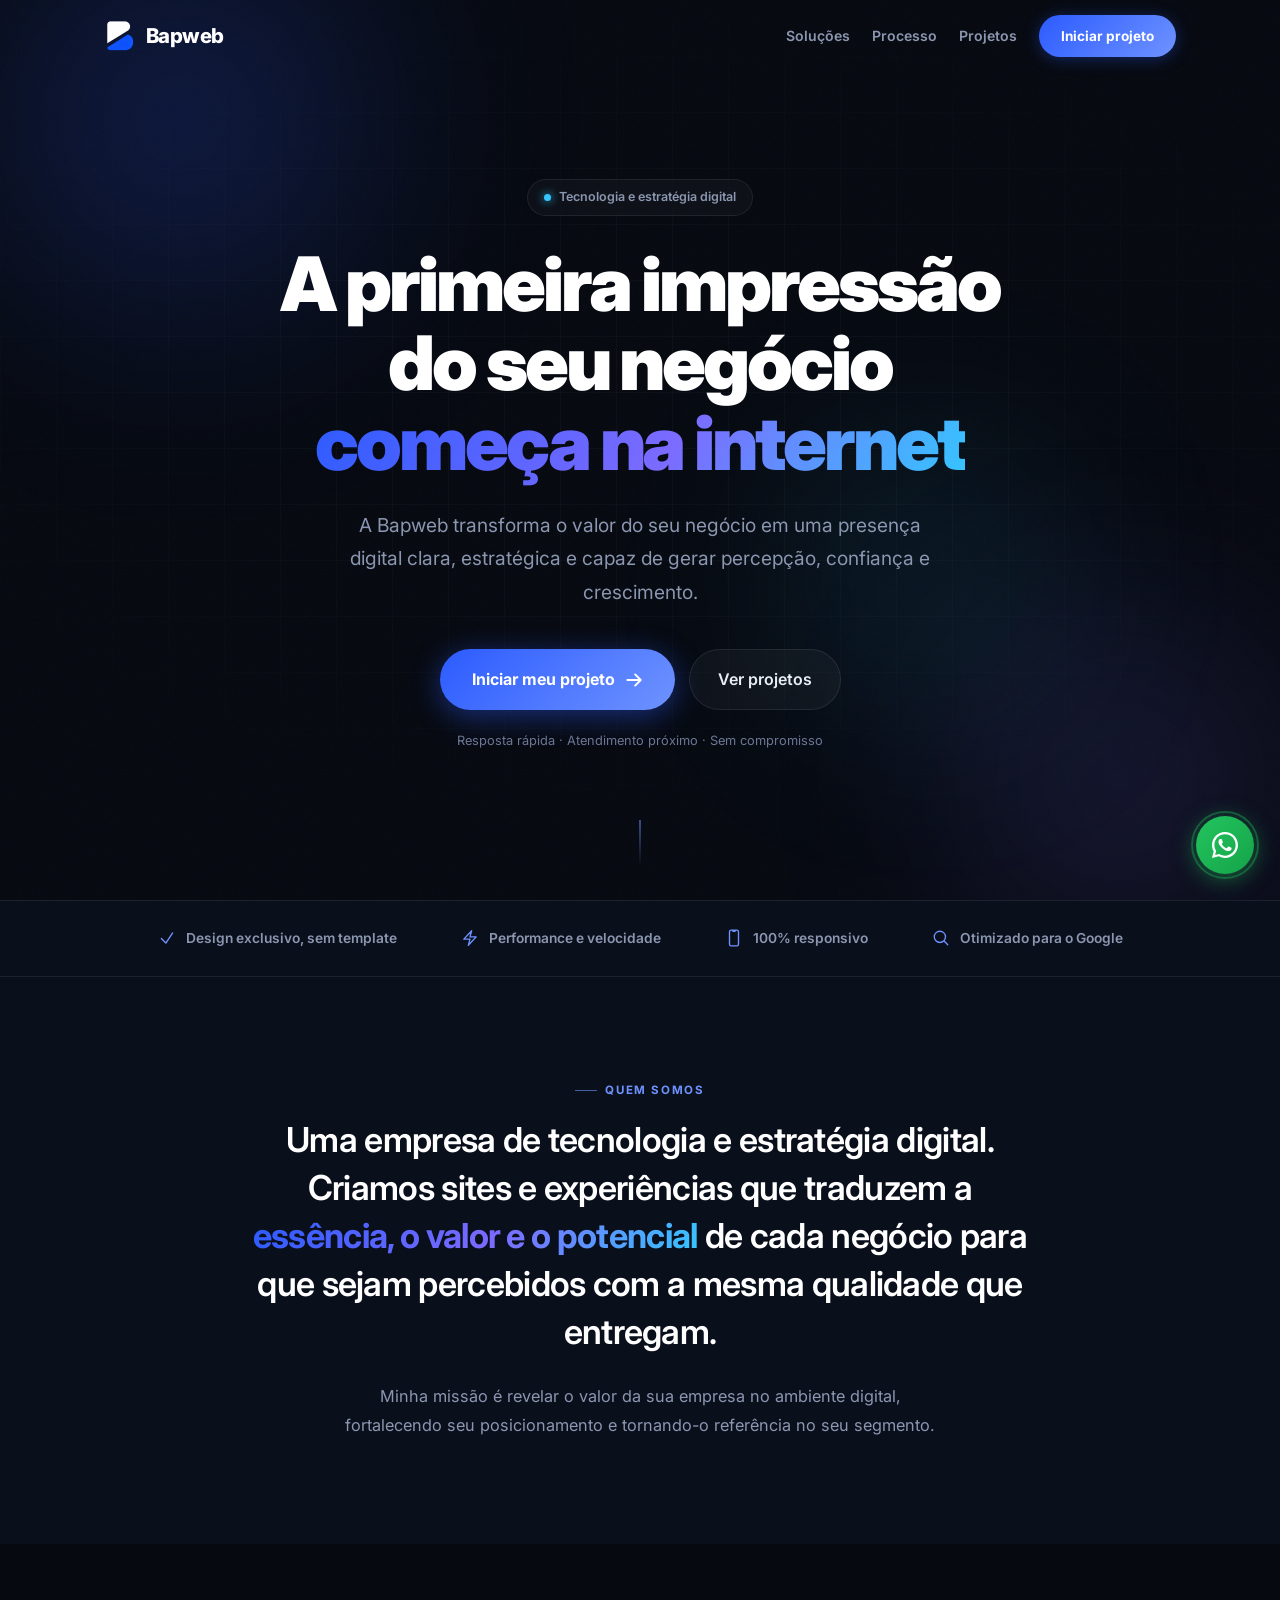
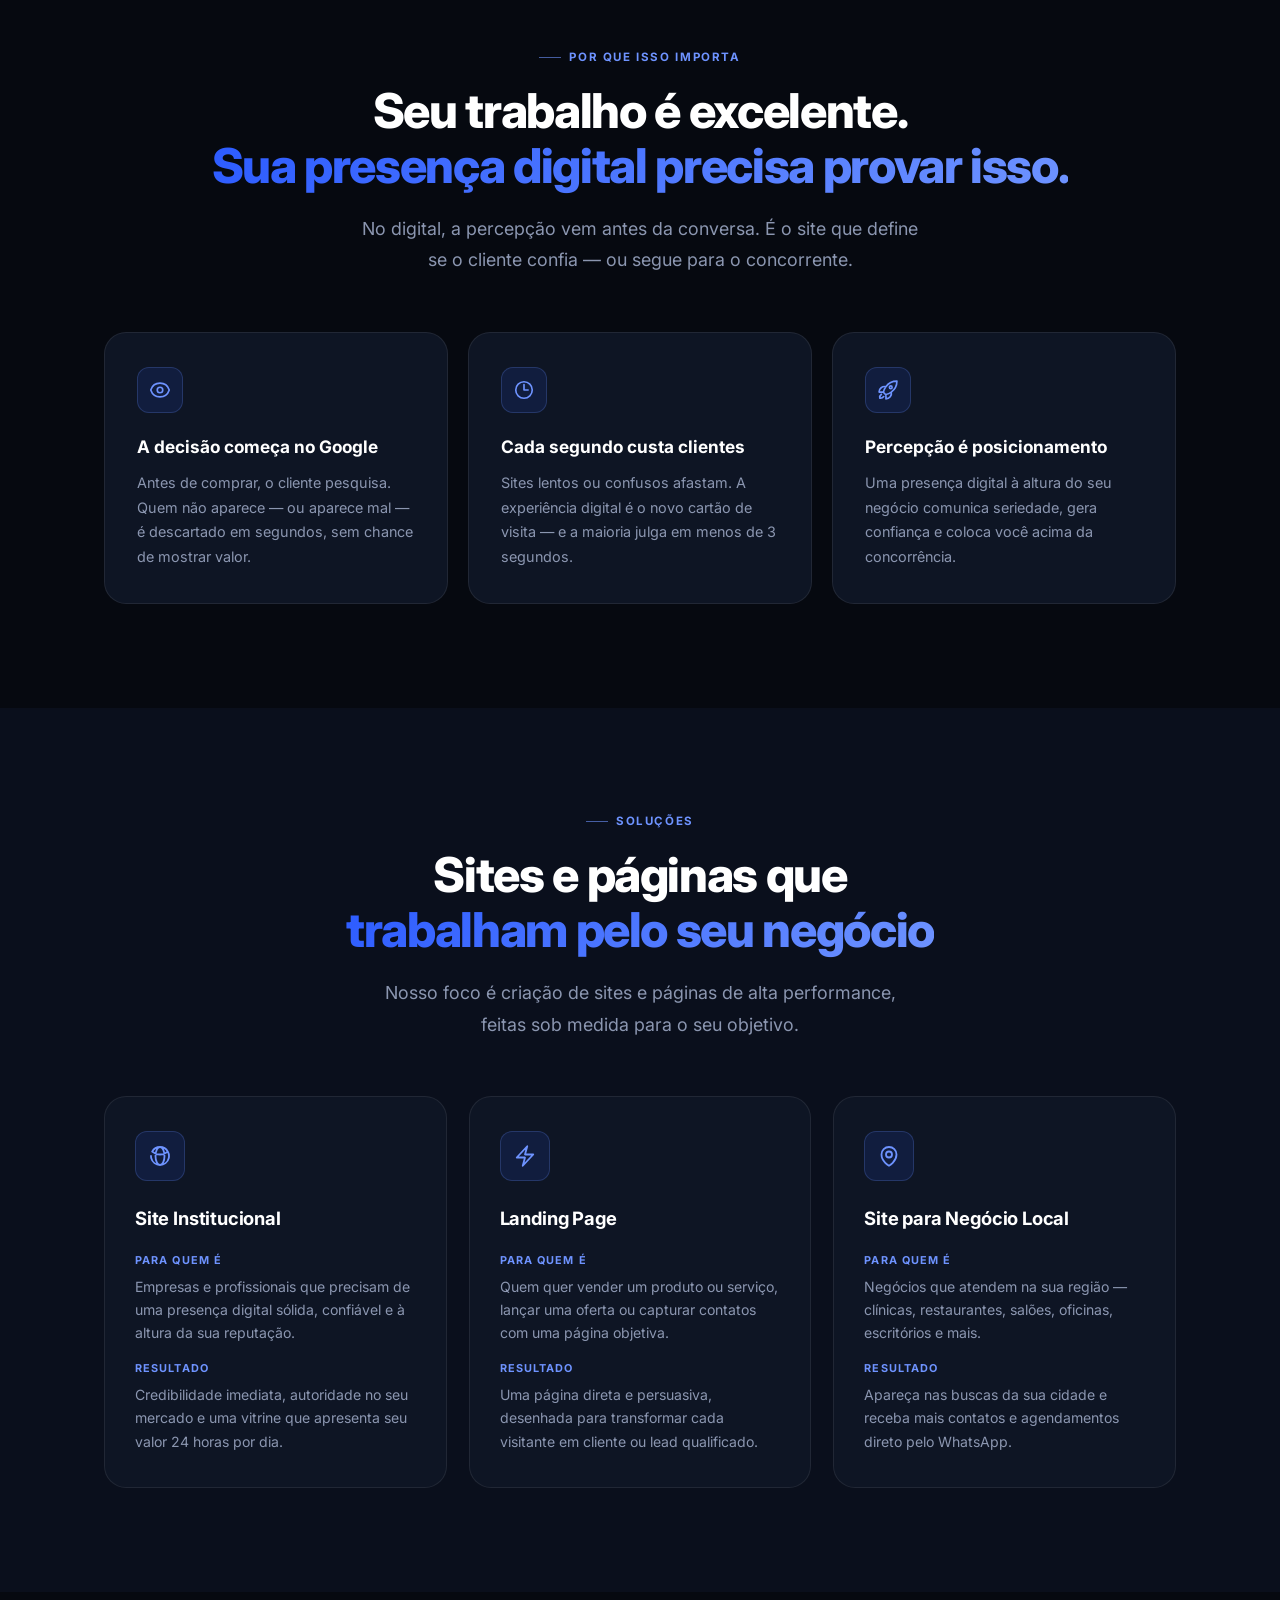
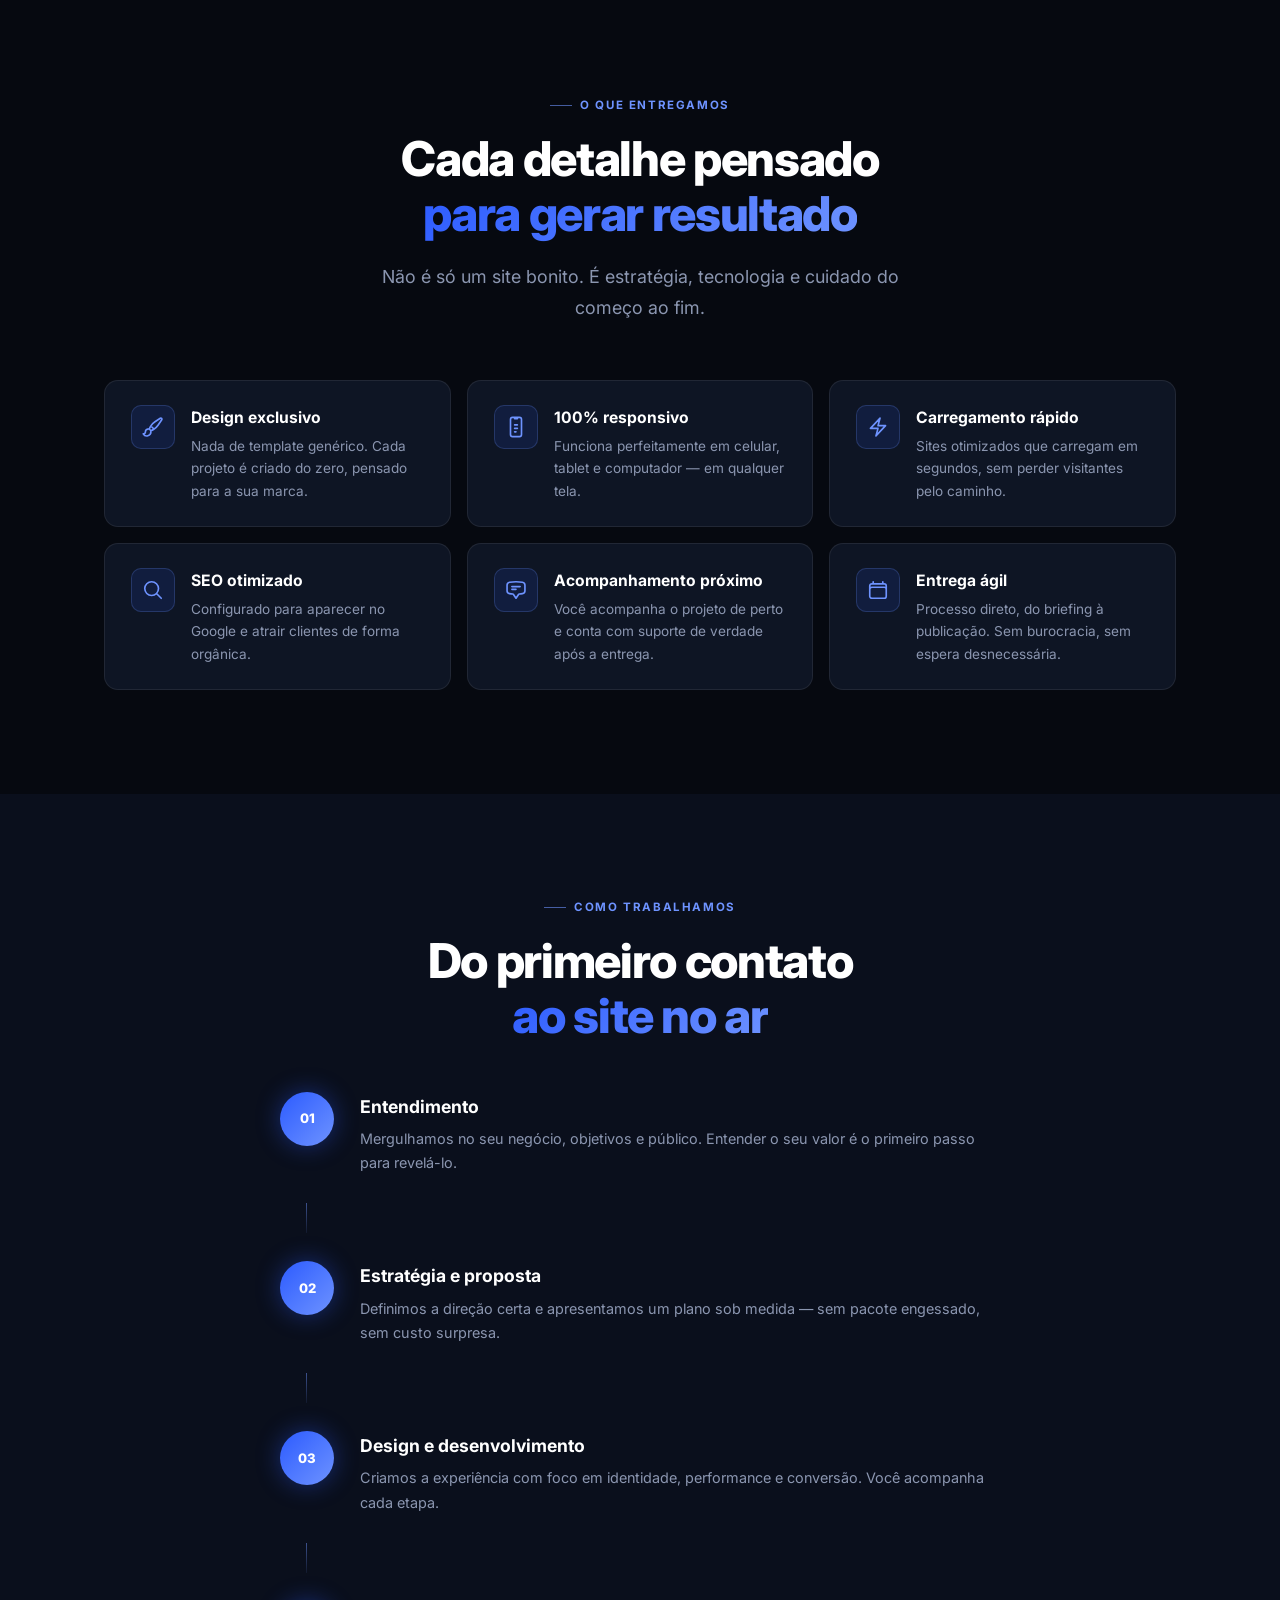
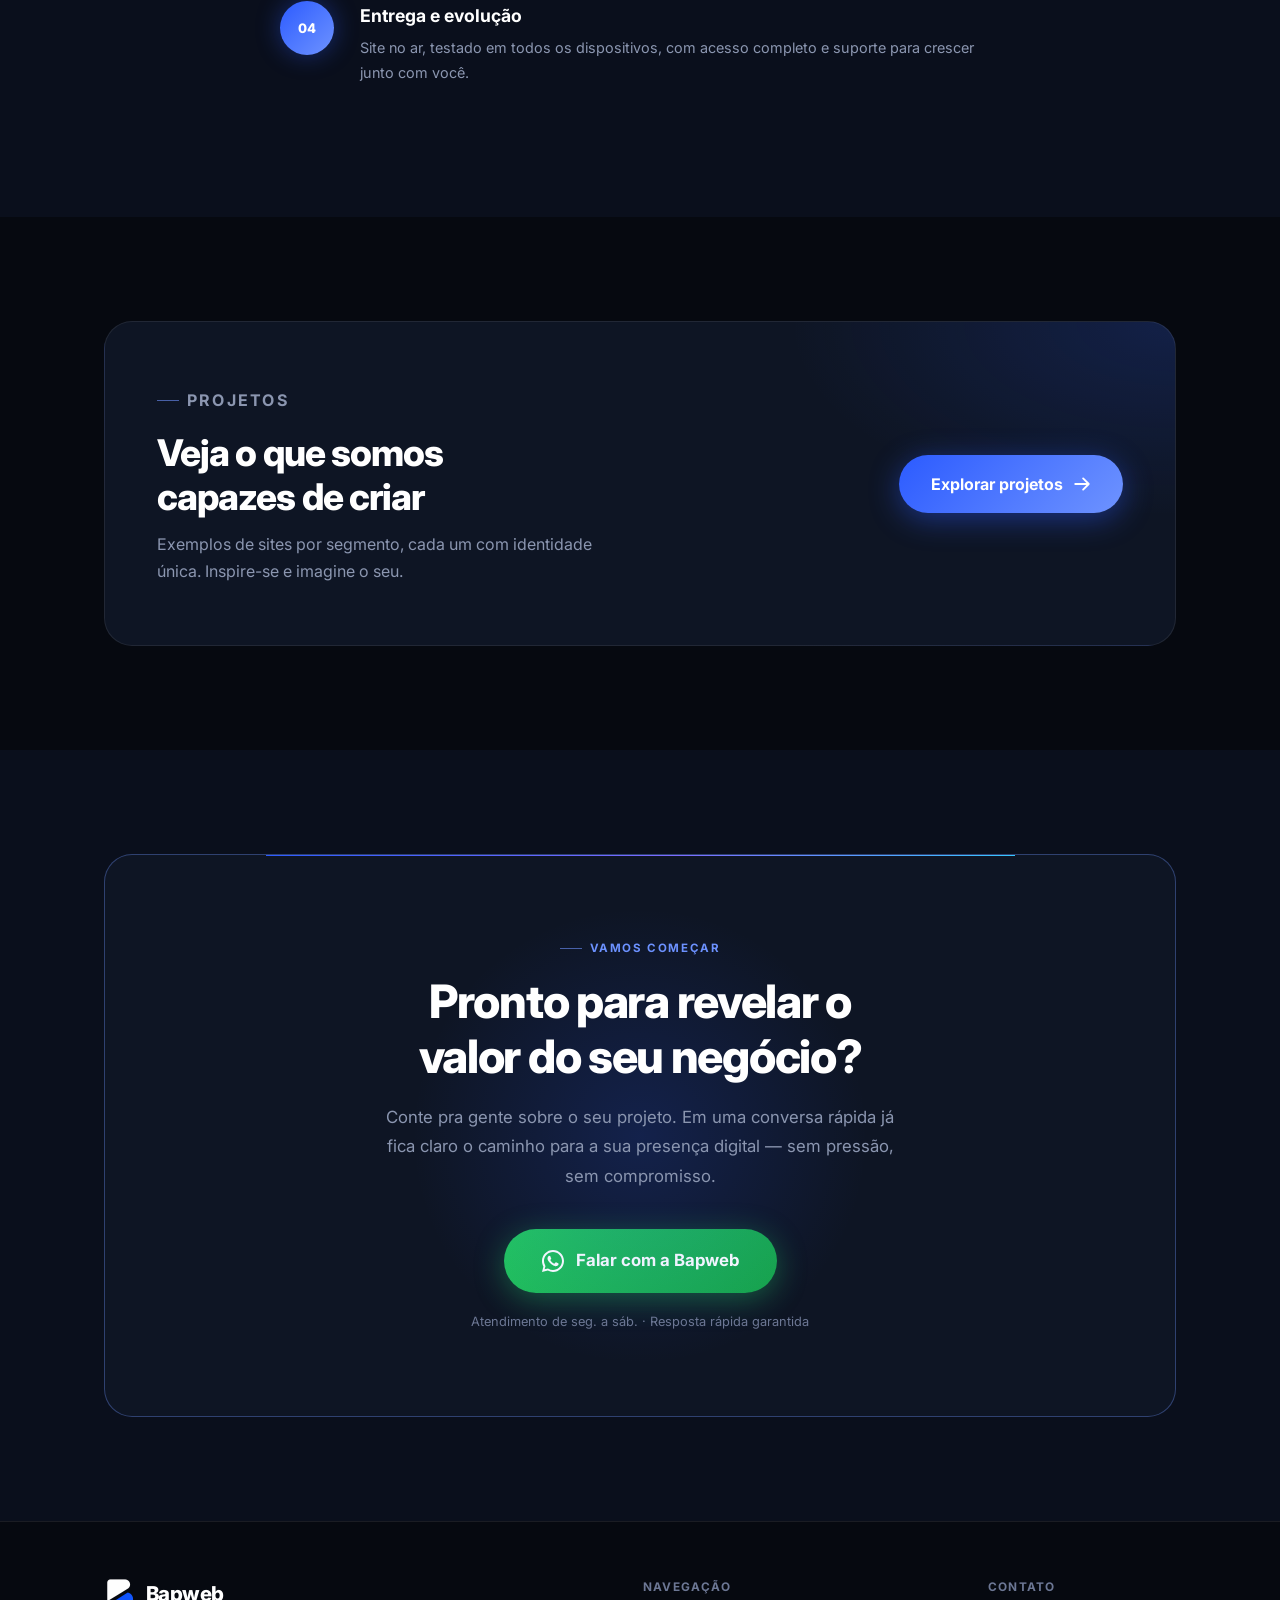
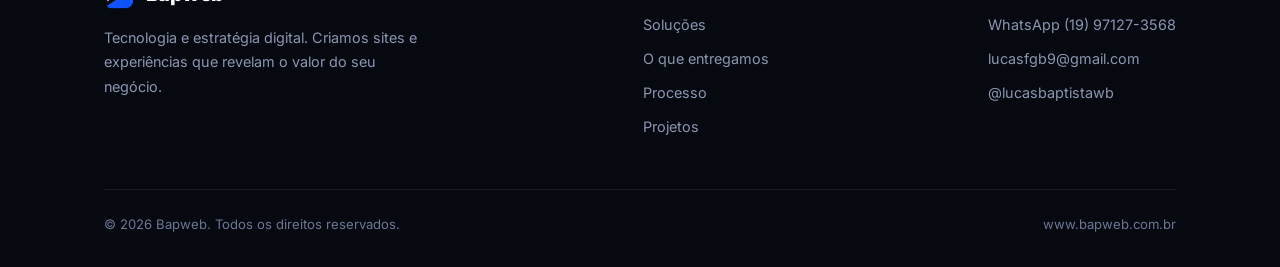
<file: index.html>
<!DOCTYPE html>
<html lang="pt-BR">

<head>
  <meta charset="UTF-8" />
  <meta name="viewport" content="width=device-width, initial-scale=1.0" />
  <title>Bapweb — Tecnologia e estratégia digital para negócios</title>
  <meta name="description"
    content="A Bapweb cria sites e experiências digitais que revelam o valor do seu negócio. Presença digital clara, estratégica e feita para gerar confiança e crescimento." />
  <link rel="canonical" href="https://www.bapweb.com.br/" />

  <!-- Open Graph -->
  <meta property="og:type" content="website" />
  <meta property="og:title" content="Bapweb — Tecnologia e estratégia digital" />
  <meta property="og:description"
    content="Criamos sites e experiências digitais que traduzem a essência, o valor e o potencial de negócios." />
  <meta property="og:url" content="https://www.bapweb.com.br/" />
  <meta property="og:image" content="https://www.bapweb.com.br/bapweb_logo.png" />
  <meta property="og:locale" content="pt_BR" />

  <link rel="preconnect" href="https://fonts.googleapis.com" />
  <link rel="preconnect" href="https://fonts.gstatic.com" crossorigin />
  <link
    href="https://fonts.googleapis.com/css2?family=Inter:ital,wght@0,300;0,400;0,500;0,600;0,700;0,800;0,900;1,400&display=swap"
    rel="stylesheet" />
  <link rel="icon" type="image/png" href="bapweb_icon.png" />
  <link rel="apple-touch-icon" href="bapweb_icon.png" />
  <link rel="stylesheet" href="style.css" />
</head>

<body>

  <!-- NAV -->
  <nav id="navbar">
    <div class="nav-inner">
      <a href="#" class="logo" aria-label="Bapweb — página inicial">
        <img class="logo-mark" src="bapweb_icon.png" alt="" aria-hidden="true" width="32" height="32" />
        <span class="logo-word">Bapweb</span>
      </a>
      <div class="nav-links">
        <a href="#solucoes" class="nav-link">Soluções</a>
        <a href="#processo" class="nav-link">Processo</a>
        <a href="modelos.html" class="nav-link">Projetos</a>
        <a href="#contato" class="btn-nav">Iniciar projeto</a>
      </div>
    </div>
  </nav>

  <!-- HERO -->
  <section id="hero">
    <div class="aurora">
      <div class="blob b1"></div>
      <div class="blob b2"></div>
      <div class="blob b3"></div>
    </div>
    <div class="grid-overlay"></div>
    <div class="noise"></div>

    <div class="hero-inner">
      <span class="hero-badge"><span class="dot"></span> Tecnologia e estratégia digital</span>
      <h1>
        A primeira impressão<br />
        do seu negócio<br />
        <em>começa na internet</em>
      </h1>
      <p class="hero-desc">
        A Bapweb transforma o valor do seu negócio em uma presença digital clara,
        estratégica e capaz de gerar percepção, confiança e crescimento.
      </p>
      <div class="hero-actions">
        <a href="#contato" class="btn-hero">
          Iniciar meu projeto
          <svg xmlns="http://www.w3.org/2000/svg" width="18" height="18" fill="none" viewBox="0 0 24 24"
            stroke="currentColor" stroke-width="2.5">
            <path stroke-linecap="round" stroke-linejoin="round" d="M13.5 4.5 21 12m0 0-7.5 7.5M21 12H3" />
          </svg>
        </a>
        <a href="modelos.html" class="btn-ghost">Ver projetos</a>
      </div>
      <p class="hero-note">Resposta rápida · Atendimento próximo · Sem compromisso</p>
    </div>

    <div class="scroll-cue">
      <div class="sc-line"></div>
    </div>
  </section>

  <!-- TRUST STRIP -->
  <div class="trust">
    <div class="container trust-inner">
      <div class="trust-item">
        <svg xmlns="http://www.w3.org/2000/svg" width="18" height="18" fill="none" viewBox="0 0 24 24"
          stroke="currentColor" stroke-width="1.8">
          <path stroke-linecap="round" stroke-linejoin="round" d="m4.5 12.75 6 6 9-13.5" />
        </svg>
        Design exclusivo, sem template
      </div>
      <div class="trust-item">
        <svg xmlns="http://www.w3.org/2000/svg" width="18" height="18" fill="none" viewBox="0 0 24 24"
          stroke="currentColor" stroke-width="1.8">
          <path stroke-linecap="round" stroke-linejoin="round"
            d="M3.75 13.5l10.5-11.25L12 10.5h8.25L9.75 21.75 12 13.5H3.75Z" />
        </svg>
        Performance e velocidade
      </div>
      <div class="trust-item">
        <svg xmlns="http://www.w3.org/2000/svg" width="18" height="18" fill="none" viewBox="0 0 24 24"
          stroke="currentColor" stroke-width="1.8">
          <path stroke-linecap="round" stroke-linejoin="round"
            d="M10.5 1.5H8.25A2.25 2.25 0 0 0 6 3.75v16.5a2.25 2.25 0 0 0 2.25 2.25h7.5A2.25 2.25 0 0 0 18 20.25V3.75a2.25 2.25 0 0 0-2.25-2.25H13.5m-3 0V3h3V1.5m-3 0h3" />
        </svg>
        100% responsivo
      </div>
      <div class="trust-item">
        <svg xmlns="http://www.w3.org/2000/svg" width="18" height="18" fill="none" viewBox="0 0 24 24"
          stroke="currentColor" stroke-width="1.8">
          <path stroke-linecap="round" stroke-linejoin="round"
            d="m21 21-5.197-5.197m0 0A7.5 7.5 0 1 0 5.196 5.196a7.5 7.5 0 0 0 10.607 10.607Z" />
        </svg>
        Otimizado para o Google
      </div>
    </div>
  </div>

  <!-- MANIFESTO / QUEM SOMOS -->
  <section id="manifesto">
    <div class="container manifesto-inner" data-reveal>
      <p class="eyebrow center">Quem somos</p>
      <p class="manifesto-text">
        Uma empresa de tecnologia e estratégia digital. Criamos sites e experiências
        que traduzem a <b>essência, o valor e o potencial</b> de cada negócio para que sejam percebidos com a mesma
        qualidade que entregam.
      </p>
      <p class="manifesto-sub">
        Minha missão é revelar o valor da sua empresa no ambiente digital, fortalecendo seu
        posicionamento e tornando-o referência no seu segmento.
      </p>
    </div>
  </section>

  <!-- POR QUE IMPORTA -->
  <section id="porque">
    <div class="container">
      <p class="eyebrow center">Por que isso importa</p>
      <h2 class="sec-title center">Seu trabalho é excelente.<br /><span>Sua presença digital precisa provar isso.</span>
      </h2>
      <p class="sec-lead center">
        No digital, a percepção vem antes da conversa. É o site que define se o cliente
        confia — ou segue para o concorrente.
      </p>

      <div class="prob-grid">
        <div class="prob-card card" data-reveal>
          <div class="icon-chip">
            <svg xmlns="http://www.w3.org/2000/svg" width="22" height="22" fill="none" viewBox="0 0 24 24"
              stroke="currentColor" stroke-width="1.8">
              <path stroke-linecap="round" stroke-linejoin="round"
                d="M2.036 12.322a1.012 1.012 0 0 1 0-.639C3.423 7.51 7.36 4.5 12 4.5c4.638 0 8.573 3.007 9.963 7.178.07.207.07.431 0 .639C20.577 16.49 16.64 19.5 12 19.5c-4.638 0-8.573-3.007-9.963-7.178Z" />
              <path stroke-linecap="round" stroke-linejoin="round" d="M15 12a3 3 0 1 1-6 0 3 3 0 0 1 6 0Z" />
            </svg>
          </div>
          <h3>A decisão começa no Google</h3>
          <p>Antes de comprar, o cliente pesquisa. Quem não aparece — ou aparece mal — é descartado em segundos, sem
            chance de mostrar valor.</p>
        </div>
        <div class="prob-card card" data-reveal>
          <div class="icon-chip">
            <svg xmlns="http://www.w3.org/2000/svg" width="22" height="22" fill="none" viewBox="0 0 24 24"
              stroke="currentColor" stroke-width="1.8">
              <path stroke-linecap="round" stroke-linejoin="round"
                d="M12 6v6h4.5m4.5 0a9 9 0 1 1-18 0 9 9 0 0 1 18 0Z" />
            </svg>
          </div>
          <h3>Cada segundo custa clientes</h3>
          <p>Sites lentos ou confusos afastam. A experiência digital é o novo cartão de visita — e a maioria julga em
            menos de 3 segundos.</p>
        </div>
        <div class="prob-card card" data-reveal>
          <div class="icon-chip">
            <svg xmlns="http://www.w3.org/2000/svg" width="22" height="22" fill="none" viewBox="0 0 24 24"
              stroke="currentColor" stroke-width="1.8">
              <path stroke-linecap="round" stroke-linejoin="round"
                d="M15.59 14.37a6 6 0 0 1-5.84 7.38v-4.8m5.84-2.58a14.98 14.98 0 0 0 6.16-12.12A14.98 14.98 0 0 0 9.631 8.41m5.96 5.96a14.926 14.926 0 0 1-5.841 2.58m-.119-8.54a6 6 0 0 0-7.381 5.84h4.8m2.581-5.84a14.927 14.927 0 0 0-2.58 5.84m2.699 2.7c-.103.021-.207.041-.311.06a15.09 15.09 0 0 1-2.448-2.448 14.9 14.9 0 0 1 .06-.312m-2.24 2.39a4.493 4.493 0 0 0-1.757 4.306 4.493 4.493 0 0 0 4.306-1.758M16.5 9a1.5 1.5 0 1 1-3 0 1.5 1.5 0 0 1 3 0Z" />
            </svg>
          </div>
          <h3>Percepção é posicionamento</h3>
          <p>Uma presença digital à altura do seu negócio comunica seriedade, gera confiança e coloca você acima da
            concorrência.</p>
        </div>
      </div>
    </div>
  </section>

  <!-- SOLUÇÕES / O QUE FAZEMOS -->
  <section id="solucoes">
    <div class="container">
      <p class="eyebrow center">Soluções</p>
      <h2 class="sec-title center">Sites e páginas que<br /><span>trabalham pelo seu negócio</span></h2>
      <p class="sec-lead center">Nosso foco é criação de sites e páginas de alta performance, feitas sob medida para o
        seu objetivo.</p>

      <div class="solucoes-grid">
        <div class="solucao-card card" data-reveal>
          <div class="icon-chip">
            <svg xmlns="http://www.w3.org/2000/svg" width="24" height="24" fill="none" viewBox="0 0 24 24"
              stroke="currentColor" stroke-width="1.8">
              <path stroke-linecap="round" stroke-linejoin="round"
                d="M12 21a9.004 9.004 0 0 0 8.716-6.747M12 21a9.004 9.004 0 0 1-8.716-6.747M12 21c2.485 0 4.5-4.03 4.5-9S14.485 3 12 3m0 18c-2.485 0-4.5-4.03-4.5-9S9.515 3 12 3m0 0a8.997 8.997 0 0 1 7.843 4.582M12 3a8.997 8.997 0 0 0-7.843 4.582m15.686 0A11.953 11.953 0 0 1 12 10.5c-2.998 0-5.74-1.1-7.843-2.918m15.686 0A8.959 8.959 0 0 1 21 12c0 .778-.099 1.533-.284 2.253M3 12a8.959 8.959 0 0 0 .284 2.253" />
            </svg>
          </div>
          <h3>Site Institucional</h3>
          <p class="solucao-para"><span>Para quem é</span>Empresas e profissionais que precisam de uma presença digital
            sólida, confiável e à altura da sua reputação.</p>
          <p class="solucao-resultado"><span>Resultado</span>Credibilidade imediata, autoridade no seu mercado e uma
            vitrine que apresenta seu valor 24 horas por dia.</p>
        </div>

        <div class="solucao-card card" data-reveal>
          <div class="icon-chip">
            <svg xmlns="http://www.w3.org/2000/svg" width="24" height="24" fill="none" viewBox="0 0 24 24"
              stroke="currentColor" stroke-width="1.8">
              <path stroke-linecap="round" stroke-linejoin="round"
                d="M3.75 13.5l10.5-11.25L12 10.5h8.25L9.75 21.75 12 13.5H3.75Z" />
            </svg>
          </div>
          <h3>Landing Page</h3>
          <p class="solucao-para"><span>Para quem é</span>Quem quer vender um produto ou serviço, lançar uma oferta ou
            capturar contatos com uma página objetiva.</p>
          <p class="solucao-resultado"><span>Resultado</span>Uma página direta e persuasiva, desenhada para transformar
            cada visitante em cliente ou lead qualificado.</p>
        </div>

        <div class="solucao-card card" data-reveal>
          <div class="icon-chip">
            <svg xmlns="http://www.w3.org/2000/svg" width="24" height="24" fill="none" viewBox="0 0 24 24"
              stroke="currentColor" stroke-width="1.8">
              <path stroke-linecap="round" stroke-linejoin="round" d="M15 10.5a3 3 0 1 1-6 0 3 3 0 0 1 6 0Z" />
              <path stroke-linecap="round" stroke-linejoin="round"
                d="M19.5 10.5c0 7.142-7.5 11.25-7.5 11.25S4.5 17.642 4.5 10.5a7.5 7.5 0 1 1 15 0Z" />
            </svg>
          </div>
          <h3>Site para Negócio Local</h3>
          <p class="solucao-para"><span>Para quem é</span>Negócios que atendem na sua região — clínicas, restaurantes,
            salões, oficinas, escritórios e mais.</p>
          <p class="solucao-resultado"><span>Resultado</span>Apareça nas buscas da sua cidade e receba mais contatos e
            agendamentos direto pelo WhatsApp.</p>
        </div>
      </div>
    </div>
  </section>

  <!-- DIFERENCIAIS / O QUE ENTREGO -->
  <section id="entrego">
    <div class="container">
      <p class="eyebrow center">O que entregamos</p>
      <h2 class="sec-title center">Cada detalhe pensado<br /><span>para gerar resultado</span></h2>
      <p class="sec-lead center">Não é só um site bonito. É estratégia, tecnologia e cuidado do começo ao fim.</p>

      <div class="features-grid">
        <div class="feat" data-reveal>
          <div class="icon-chip">
            <svg xmlns="http://www.w3.org/2000/svg" width="22" height="22" fill="none" viewBox="0 0 24 24"
              stroke="currentColor" stroke-width="1.8">
              <path stroke-linecap="round" stroke-linejoin="round"
                d="M9.53 16.122a3 3 0 0 0-5.78 1.128 2.25 2.25 0 0 1-2.4 2.245 4.5 4.5 0 0 0 8.4-2.245c0-.399-.078-.78-.22-1.128Zm0 0a15.998 15.998 0 0 0 3.388-1.62m-5.043-.025a15.994 15.994 0 0 1 1.622-3.395m3.42 3.42a15.995 15.995 0 0 0 4.764-4.648l3.876-5.814a1.151 1.151 0 0 0-1.597-1.597L14.146 6.32a15.996 15.996 0 0 0-4.649 4.763m3.42 3.42a6.776 6.776 0 0 0-3.42-3.42" />
            </svg>
          </div>
          <div>
            <h4>Design exclusivo</h4>
            <p>Nada de template genérico. Cada projeto é criado do zero, pensado para a sua marca.</p>
          </div>
        </div>
        <div class="feat" data-reveal>
          <div class="icon-chip">
            <svg xmlns="http://www.w3.org/2000/svg" width="22" height="22" fill="none" viewBox="0 0 24 24"
              stroke="currentColor" stroke-width="1.8">
              <path stroke-linecap="round" stroke-linejoin="round"
                d="M10.5 1.5H8.25A2.25 2.25 0 0 0 6 3.75v16.5a2.25 2.25 0 0 0 2.25 2.25h7.5A2.25 2.25 0 0 0 18 20.25V3.75a2.25 2.25 0 0 0-2.25-2.25H13.5m-3 0V3h3V1.5m-3 0h3m-3 8.25h3m-3 3.75h3m-3 3.75H12" />
            </svg>
          </div>
          <div>
            <h4>100% responsivo</h4>
            <p>Funciona perfeitamente em celular, tablet e computador — em qualquer tela.</p>
          </div>
        </div>
        <div class="feat" data-reveal>
          <div class="icon-chip">
            <svg xmlns="http://www.w3.org/2000/svg" width="22" height="22" fill="none" viewBox="0 0 24 24"
              stroke="currentColor" stroke-width="1.8">
              <path stroke-linecap="round" stroke-linejoin="round"
                d="m3.75 13.5 10.5-11.25L12 10.5h8.25L9.75 21.75 12 13.5H3.75Z" />
            </svg>
          </div>
          <div>
            <h4>Carregamento rápido</h4>
            <p>Sites otimizados que carregam em segundos, sem perder visitantes pelo caminho.</p>
          </div>
        </div>
        <div class="feat" data-reveal>
          <div class="icon-chip">
            <svg xmlns="http://www.w3.org/2000/svg" width="22" height="22" fill="none" viewBox="0 0 24 24"
              stroke="currentColor" stroke-width="1.8">
              <path stroke-linecap="round" stroke-linejoin="round"
                d="m21 21-5.197-5.197m0 0A7.5 7.5 0 1 0 5.196 5.196a7.5 7.5 0 0 0 10.607 10.607Z" />
            </svg>
          </div>
          <div>
            <h4>SEO otimizado</h4>
            <p>Configurado para aparecer no Google e atrair clientes de forma orgânica.</p>
          </div>
        </div>
        <div class="feat" data-reveal>
          <div class="icon-chip">
            <svg xmlns="http://www.w3.org/2000/svg" width="22" height="22" fill="none" viewBox="0 0 24 24"
              stroke="currentColor" stroke-width="1.8">
              <path stroke-linecap="round" stroke-linejoin="round"
                d="M7.5 8.25h9m-9 3H12m-9.75 1.51c0 1.6 1.123 2.994 2.707 3.227 1.129.166 2.27.293 3.423.379.35.026.67.21.865.501L12 21l2.755-4.133a1.14 1.14 0 0 1 .865-.501 48.172 48.172 0 0 0 3.423-.379c1.584-.233 2.707-1.626 2.707-3.228V6.741c0-1.602-1.123-2.995-2.707-3.228A48.394 48.394 0 0 0 12 3c-2.392 0-4.744.175-7.043.513C3.373 3.746 2.25 5.14 2.25 6.741v6.018Z" />
            </svg>
          </div>
          <div>
            <h4>Acompanhamento próximo</h4>
            <p>Você acompanha o projeto de perto e conta com suporte de verdade após a entrega.</p>
          </div>
        </div>
        <div class="feat" data-reveal>
          <div class="icon-chip">
            <svg xmlns="http://www.w3.org/2000/svg" width="22" height="22" fill="none" viewBox="0 0 24 24"
              stroke="currentColor" stroke-width="1.8">
              <path stroke-linecap="round" stroke-linejoin="round"
                d="M6.75 3v2.25M17.25 3v2.25M3 18.75V7.5a2.25 2.25 0 0 1 2.25-2.25h13.5A2.25 2.25 0 0 1 21 7.5v11.25m-18 0A2.25 2.25 0 0 0 5.25 21h13.5A2.25 2.25 0 0 0 21 18.75m-18 0v-7.5A2.25 2.25 0 0 1 5.25 9h13.5A2.25 2.25 0 0 1 21 11.25v7.5" />
            </svg>
          </div>
          <div>
            <h4>Entrega ágil</h4>
            <p>Processo direto, do briefing à publicação. Sem burocracia, sem espera desnecessária.</p>
          </div>
        </div>
      </div>
    </div>
  </section>

  <!-- PROCESSO -->
  <section id="processo">
    <div class="container">
      <p class="eyebrow center">Como trabalhamos</p>
      <h2 class="sec-title center">Do primeiro contato<br /><span>ao site no ar</span></h2>

      <div class="steps">
        <div class="step" data-reveal>
          <div class="step-num">01</div>
          <div class="step-body">
            <h4>Entendimento</h4>
            <p>Mergulhamos no seu negócio, objetivos e público. Entender o seu valor é o primeiro passo para revelá-lo.
            </p>
          </div>
        </div>
        <div class="step-connector"></div>
        <div class="step" data-reveal>
          <div class="step-num">02</div>
          <div class="step-body">
            <h4>Estratégia e proposta</h4>
            <p>Definimos a direção certa e apresentamos um plano sob medida — sem pacote engessado, sem custo surpresa.
            </p>
          </div>
        </div>
        <div class="step-connector"></div>
        <div class="step" data-reveal>
          <div class="step-num">03</div>
          <div class="step-body">
            <h4>Design e desenvolvimento</h4>
            <p>Criamos a experiência com foco em identidade, performance e conversão. Você acompanha cada etapa.</p>
          </div>
        </div>
        <div class="step-connector"></div>
        <div class="step" data-reveal>
          <div class="step-num">04</div>
          <div class="step-body">
            <h4>Entrega e evolução</h4>
            <p>Site no ar, testado em todos os dispositivos, com acesso completo e suporte para crescer junto com você.
            </p>
          </div>
        </div>
      </div>
    </div>
  </section>

  <!-- PORTFÓLIO TEASER -->
  <section id="portfolio-teaser">
    <div class="container">
      <div class="teaser-box" data-reveal>
        <div>
          <p class="eyebrow">Projetos</p>
          <h2>Veja o que somos<br />capazes de criar</h2>
          <p>Exemplos de sites por segmento, cada um com identidade única. Inspire-se e imagine o seu.</p>
        </div>
        <a href="modelos.html" class="btn-hero">
          Explorar projetos
          <svg xmlns="http://www.w3.org/2000/svg" width="18" height="18" fill="none" viewBox="0 0 24 24"
            stroke="currentColor" stroke-width="2.5">
            <path stroke-linecap="round" stroke-linejoin="round" d="M13.5 4.5 21 12m0 0-7.5 7.5M21 12H3" />
          </svg>
        </a>
      </div>
    </div>
  </section>

  <!-- CTA / CONTATO -->
  <section id="contato">
    <div class="container">
      <div class="cta-box" data-reveal>
        <div class="cta-glow"></div>
        <p class="eyebrow center">Vamos começar</p>
        <h2 class="cta-title">Pronto para revelar o<br />valor do seu negócio?</h2>
        <p class="cta-desc">
          Conte pra gente sobre o seu projeto. Em uma conversa rápida já fica claro
          o caminho para a sua presença digital — sem pressão, sem compromisso.
        </p>
        <a href="https://wa.me/5519971273568?text=Ol%C3%A1%2C%20vim%20pelo%20site%2C%20quero%20conversar%20sobre%20um%20projeto%20de%20site!"
          class="btn-wpp" target="_blank" rel="noopener">
          <svg xmlns="http://www.w3.org/2000/svg" width="22" height="22" viewBox="0 0 24 24" fill="currentColor">
            <path
              d="M17.472 14.382c-.297-.149-1.758-.867-2.03-.967-.273-.099-.471-.148-.67.15-.197.297-.767.966-.94 1.164-.173.199-.347.223-.644.075-.297-.15-1.255-.463-2.39-1.475-.883-.788-1.48-1.761-1.653-2.059-.173-.297-.018-.458.13-.606.134-.133.298-.347.446-.52.149-.174.198-.298.298-.497.099-.198.05-.371-.025-.52-.075-.149-.669-1.612-.916-2.207-.242-.579-.487-.5-.669-.51-.173-.008-.371-.01-.57-.01-.198 0-.52.074-.792.372-.272.297-1.04 1.016-1.04 2.479 0 1.462 1.065 2.875 1.213 3.074.149.198 2.096 3.2 5.077 4.487.709.306 1.262.489 1.694.625.712.227 1.36.195 1.871.118.571-.085 1.758-.719 2.006-1.413.248-.694.248-1.289.173-1.413-.074-.124-.272-.198-.57-.347z" />
            <path
              d="M12 0C5.373 0 0 5.373 0 12c0 2.135.558 4.137 1.534 5.875L0 24l6.335-1.524A11.94 11.94 0 0 0 12 24c6.627 0 12-5.373 12-12S18.627 0 12 0zm0 21.818a9.818 9.818 0 0 1-5.017-1.374l-.36-.214-3.727.897.933-3.618-.235-.372A9.779 9.779 0 0 1 2.182 12C2.182 6.575 6.575 2.182 12 2.182S21.818 6.575 21.818 12 17.425 21.818 12 21.818z" />
          </svg>
          Falar com a Bapweb
        </a>
        <p class="cta-note">Atendimento de seg. a sáb. · Resposta rápida garantida</p>
      </div>
    </div>
  </section>

  <!-- FOOTER -->
  <footer>
    <div class="container">
      <div class="footer-grid">
        <div class="footer-brand">
          <a href="#" class="logo" aria-label="Bapweb">
            <img class="logo-mark" src="bapweb_icon.png" alt="" aria-hidden="true" width="32" height="32" />
            <span class="logo-word">Bapweb</span>
          </a>
          <p>Tecnologia e estratégia digital. Criamos sites e experiências que revelam o valor do seu negócio.</p>
        </div>
        <div class="footer-col">
          <h5>Navegação</h5>
          <a href="#solucoes">Soluções</a>
          <a href="#entrego">O que entregamos</a>
          <a href="#processo">Processo</a>
          <a href="modelos.html">Projetos</a>
        </div>
        <div class="footer-col">
          <h5>Contato</h5>
          <a href="https://wa.me/5519971273568" target="_blank" rel="noopener">WhatsApp (19) 97127-3568</a>
          <a href="mailto:lucasfgb9@gmail.com">lucasfgb9@gmail.com</a>
          <a href="https://instagram.com/lucasbaptistawb" target="_blank" rel="noopener">@lucasbaptistawb</a>
        </div>
      </div>
      <div class="footer-bottom">
        <span>© 2026 Bapweb. Todos os direitos reservados.</span>
        <span>www.bapweb.com.br</span>
      </div>
    </div>
  </footer>

  <!-- FLOAT BUTTON -->
  <a href="https://wa.me/5519971273568?text=Ol%C3%A1%2C%20vim%20pelo%20site%2C%20quero%20conversar%20sobre%20um%20projeto%20de%20site!"
    class="wpp-float" target="_blank" rel="noopener" aria-label="Falar no WhatsApp">
    <svg xmlns="http://www.w3.org/2000/svg" width="26" height="26" viewBox="0 0 24 24" fill="currentColor">
      <path
        d="M17.472 14.382c-.297-.149-1.758-.867-2.03-.967-.273-.099-.471-.148-.67.15-.197.297-.767.966-.94 1.164-.173.199-.347.223-.644.075-.297-.15-1.255-.463-2.39-1.475-.883-.788-1.48-1.761-1.653-2.059-.173-.297-.018-.458.13-.606.134-.133.298-.347.446-.52.149-.174.198-.298.298-.497.099-.198.05-.371-.025-.52-.075-.149-.669-1.612-.916-2.207-.242-.579-.487-.5-.669-.51-.173-.008-.371-.01-.57-.01-.198 0-.52.074-.792.372-.272.297-1.04 1.016-1.04 2.479 0 1.462 1.065 2.875 1.213 3.074.149.198 2.096 3.2 5.077 4.487.709.306 1.262.489 1.694.625.712.227 1.36.195 1.871.118.571-.085 1.758-.719 2.006-1.413.248-.694.248-1.289.173-1.413-.074-.124-.272-.198-.57-.347z" />
      <path
        d="M12 0C5.373 0 0 5.373 0 12c0 2.135.558 4.137 1.534 5.875L0 24l6.335-1.524A11.94 11.94 0 0 0 12 24c6.627 0 12-5.373 12-12S18.627 0 12 0zm0 21.818a9.818 9.818 0 0 1-5.017-1.374l-.36-.214-3.727.897.933-3.618-.235-.372A9.779 9.779 0 0 1 2.182 12C2.182 6.575 6.575 2.182 12 2.182S21.818 6.575 21.818 12 17.425 21.818 12 21.818z" />
    </svg>
  </a>

  <script src="script.js"></script>
</body>

</html>
</file>
<file: style.css>
/* ==============================
   BAPWEB — DESIGN SYSTEM
   Dark premium · base azul · aurora sutil
============================== */
*, *::before, *::after { box-sizing: border-box; margin: 0; padding: 0; }

:root {
  /* surfaces (navy quase-preto) */
  --bg:        #060910;
  --bg2:       #0a0f1c;
  --surface:   #0e1524;
  --surface-2: #121b2e;
  --border:    rgba(255,255,255,0.08);
  --border-hi: rgba(110,147,255,0.35);

  /* text */
  --text:      #e9edf7;
  --muted:     #8b96b0;
  --muted-2:   #6c7794;

  /* brand — azul da logo (#1B51FE) refinado para uso em tela */
  --brand:      #2c5bff;
  --brand-deep: #1b51fe;
  --brand-lt:   #6e93ff;
  --indigo:     #7c6bff;
  --cyan:       #35c6ff;

  /* gradients */
  --grad:      linear-gradient(135deg, #2c5bff, #6e93ff);
  --grad-soft: linear-gradient(120deg, #2c5bff 0%, #7c6bff 55%, #35c6ff 100%);

  --glow:      rgba(44,91,255,0.28);

  --r:    14px;
  --r-lg: 22px;
  --r-xl: 28px;

  --ease: cubic-bezier(0.22, 1, 0.36, 1);
}

html { scroll-behavior: smooth; }

body {
  font-family: 'Inter', system-ui, -apple-system, sans-serif;
  background: var(--bg);
  color: var(--text);
  line-height: 1.65;
  overflow-x: hidden;
  -webkit-font-smoothing: antialiased;
}

a { text-decoration: none; color: inherit; }
img { max-width: 100%; display: block; }

.container {
  max-width: 1120px;
  margin: 0 auto;
  padding: 0 24px;
}

/* ==============================
   TYPOGRAPHY HELPERS
============================== */
.eyebrow {
  display: inline-flex;
  align-items: center;
  gap: 8px;
  font-size: 0.72rem;
  font-weight: 700;
  letter-spacing: 0.14em;
  text-transform: uppercase;
  color: var(--brand-lt);
  margin-bottom: 16px;
}
.eyebrow::before {
  content: '';
  width: 22px; height: 1px;
  background: var(--brand-lt);
  opacity: 0.6;
}
.eyebrow.center { display: flex; justify-content: center; }

.sec-title {
  font-size: clamp(1.95rem, 3.9vw, 3rem);
  font-weight: 800;
  letter-spacing: -0.028em;
  line-height: 1.15;
  color: #fff;
  margin-bottom: 20px;
}
.sec-title.center { text-align: center; }
.sec-title span {
  background: var(--grad);
  -webkit-background-clip: text;
  -webkit-text-fill-color: transparent;
  background-clip: text;
}
.sec-lead {
  font-size: clamp(1rem, 1.7vw, 1.12rem);
  color: var(--muted);
  max-width: 560px;
  line-height: 1.75;
  margin-bottom: 56px;
}
.sec-lead.center { text-align: center; margin-left: auto; margin-right: auto; }

/* ==============================
   BUTTONS
============================== */
.btn-hero {
  display: inline-flex;
  align-items: center;
  gap: 10px;
  padding: 16px 32px;
  background: var(--grad);
  color: #fff;
  border-radius: 100px;
  font-size: 1rem;
  font-weight: 700;
  box-shadow: 0 6px 30px rgba(44,91,255,0.45);
  transition: transform .25s var(--ease), box-shadow .25s var(--ease);
}
.btn-hero:hover { transform: translateY(-2px); box-shadow: 0 10px 40px rgba(44,91,255,0.6); }
.btn-hero svg { transition: transform .25s var(--ease); }
.btn-hero:hover svg { transform: translateX(4px); }

.btn-ghost {
  display: inline-flex;
  align-items: center;
  gap: 8px;
  padding: 16px 28px;
  background: rgba(255,255,255,0.04);
  border: 1px solid var(--border);
  color: var(--text);
  border-radius: 100px;
  font-size: 1rem;
  font-weight: 600;
  transition: border-color .25s, background .25s, transform .25s var(--ease);
}
.btn-ghost:hover { border-color: var(--border-hi); background: rgba(110,147,255,0.08); transform: translateY(-2px); }

.btn-wpp {
  display: inline-flex;
  align-items: center;
  gap: 12px;
  padding: 18px 38px;
  background: linear-gradient(135deg, #22c55e, #16a34a);
  color: #fff;
  border-radius: 100px;
  font-size: 1.05rem;
  font-weight: 700;
  box-shadow: 0 6px 30px rgba(34,197,94,0.4);
  transition: transform .25s var(--ease), box-shadow .25s var(--ease);
}
.btn-wpp:hover { transform: translateY(-3px); box-shadow: 0 10px 42px rgba(34,197,94,0.6); }

.btn-nav {
  display: inline-flex;
  align-items: center;
  padding: 10px 22px;
  background: var(--grad);
  color: #fff;
  border-radius: 100px;
  font-size: 0.85rem;
  font-weight: 700;
  box-shadow: 0 2px 16px rgba(44,91,255,0.35);
  transition: transform .2s var(--ease), box-shadow .2s var(--ease);
}
.btn-nav:hover { transform: translateY(-1px); box-shadow: 0 4px 22px rgba(44,91,255,0.55); }

/* ==============================
   LOGO
============================== */
.logo {
  display: inline-flex;
  align-items: center;
  gap: 10px;
  font-size: 1.28rem;
  font-weight: 800;
  color: #fff;
  letter-spacing: -0.03em;
}
.logo-mark {
  width: 32px; height: 32px;
  object-fit: contain;
  flex-shrink: 0;
  display: block;
}
.logo-word { line-height: 1; }

/* ==============================
   NAVBAR
============================== */
#navbar {
  position: fixed;
  inset: 0 0 auto 0;
  z-index: 100;
  transition: background .3s, backdrop-filter .3s, border-color .3s;
  border-bottom: 1px solid transparent;
}
#navbar.scrolled {
  background: rgba(6,9,16,0.78);
  backdrop-filter: blur(18px);
  -webkit-backdrop-filter: blur(18px);
  border-color: var(--border);
}
.nav-inner {
  max-width: 1120px;
  margin: 0 auto;
  padding: 0 24px;
  height: 72px;
  display: flex;
  align-items: center;
  justify-content: space-between;
}
.nav-links { display: flex; align-items: center; gap: 22px; }
.nav-link {
  font-size: 0.88rem;
  font-weight: 600;
  color: var(--muted);
  transition: color .2s;
}
.nav-link:hover { color: #fff; }

/* ==============================
   HERO
============================== */
#hero {
  min-height: 100svh;
  display: flex;
  flex-direction: column;
  align-items: center;
  justify-content: center;
  text-align: center;
  padding: 130px 24px 100px;
  position: relative;
  overflow: hidden;
}

/* aurora — cores que se movem e harmonizam */
.aurora { position: absolute; inset: 0; pointer-events: none; overflow: hidden; z-index: 0; }
.aurora .blob {
  position: absolute;
  border-radius: 50%;
  filter: blur(100px);
  opacity: 0.55;
  will-change: transform;
}
.blob.b1 {
  width: 640px; height: 640px;
  background: radial-gradient(circle, rgba(44,91,255,0.55), transparent 62%);
  top: -200px; left: -140px;
  animation: drift1 18s ease-in-out infinite;
}
.blob.b2 {
  width: 520px; height: 520px;
  background: radial-gradient(circle, rgba(124,107,255,0.42), transparent 62%);
  bottom: -140px; right: -100px;
  animation: drift2 22s ease-in-out infinite;
}
.blob.b3 {
  width: 440px; height: 440px;
  background: radial-gradient(circle, rgba(53,198,255,0.32), transparent 62%);
  top: 40%; left: 55%;
  animation: drift3 26s ease-in-out infinite;
}
@keyframes drift1 { 0%,100%{transform:translate(0,0) scale(1);} 50%{transform:translate(60px,40px) scale(1.08);} }
@keyframes drift2 { 0%,100%{transform:translate(0,0) scale(1);} 50%{transform:translate(-50px,-30px) scale(1.1);} }
@keyframes drift3 { 0%,100%{transform:translate(0,0) scale(1);} 50%{transform:translate(-40px,50px) scale(0.92);} }

/* grid + noise overlay */
.grid-overlay {
  position: absolute; inset: 0; z-index: 0; pointer-events: none;
  background-image:
    linear-gradient(rgba(255,255,255,0.025) 1px, transparent 1px),
    linear-gradient(90deg, rgba(255,255,255,0.025) 1px, transparent 1px);
  background-size: 56px 56px;
  mask-image: radial-gradient(ellipse 80% 60% at 50% 45%, #000 30%, transparent 75%);
  -webkit-mask-image: radial-gradient(ellipse 80% 60% at 50% 45%, #000 30%, transparent 75%);
}
.noise {
  position: absolute; inset: 0; z-index: 0; pointer-events: none;
  opacity: 0.028;
  background-image: url("data:image/svg+xml,%3Csvg viewBox='0 0 256 256' xmlns='http://www.w3.org/2000/svg'%3E%3Cfilter id='n'%3E%3CfeTurbulence type='fractalNoise' baseFrequency='0.9' numOctaves='4' stitchTiles='stitch'/%3E%3C/filter%3E%3Crect width='100%25' height='100%25' filter='url(%23n)'/%3E%3C/svg%3E");
  background-size: 200px;
}

.hero-inner { position: relative; z-index: 1; max-width: 780px; }
.hero-badge {
  display: inline-flex;
  align-items: center;
  gap: 8px;
  padding: 7px 16px;
  border: 1px solid var(--border);
  background: rgba(255,255,255,0.03);
  border-radius: 100px;
  font-size: 0.78rem;
  font-weight: 600;
  color: var(--muted);
  margin-bottom: 28px;
  backdrop-filter: blur(8px);
}
.hero-badge .dot { width: 7px; height: 7px; border-radius: 50%; background: var(--cyan); box-shadow: 0 0 10px var(--cyan); }

#hero h1 {
  font-size: clamp(2.6rem, 6vw, 4.7rem);
  font-weight: 900;
  letter-spacing: -0.04em;
  line-height: 1.06;
  color: #fff;
  margin-bottom: 26px;
}
#hero h1 em {
  font-style: normal;
  background: var(--grad-soft);
  -webkit-background-clip: text;
  -webkit-text-fill-color: transparent;
  background-clip: text;
}
.hero-desc {
  font-size: clamp(1.02rem, 1.8vw, 1.2rem);
  color: var(--muted);
  max-width: 600px;
  margin: 0 auto 40px;
  line-height: 1.75;
}
.hero-actions {
  display: flex;
  gap: 14px;
  justify-content: center;
  flex-wrap: wrap;
}
.hero-note { margin-top: 20px; font-size: 0.8rem; color: var(--muted-2); }

.scroll-cue {
  position: absolute;
  bottom: 34px; left: 50%;
  transform: translateX(-50%);
  z-index: 1;
}
.sc-line {
  width: 1px; height: 46px;
  background: linear-gradient(to bottom, var(--brand-lt), transparent);
  animation: scPulse 2s ease-in-out infinite;
}
@keyframes scPulse { 0%,100%{opacity:.3;} 50%{opacity:.85;} }

/* ==============================
   TRUST STRIP
============================== */
.trust {
  border-top: 1px solid var(--border);
  border-bottom: 1px solid var(--border);
  background: var(--bg2);
  padding: 26px 0;
}
.trust-inner {
  display: flex;
  align-items: center;
  justify-content: center;
  gap: clamp(20px, 5vw, 64px);
  flex-wrap: wrap;
}
.trust-item {
  display: flex;
  align-items: center;
  gap: 10px;
  font-size: 0.86rem;
  font-weight: 600;
  color: var(--muted);
}
.trust-item svg { color: var(--brand-lt); flex-shrink: 0; }

/* ==============================
   SECTIONS SHARED
============================== */
section { padding: 104px 0; position: relative; }

/* card base (glass premium) */
.card {
  background: var(--surface);
  border: 1px solid var(--border);
  border-radius: var(--r-lg);
  transition: transform .35s var(--ease), border-color .35s, box-shadow .35s;
}
.card:hover {
  transform: translateY(-5px);
  border-color: var(--border-hi);
  box-shadow: 0 18px 50px rgba(0,0,0,0.4), 0 0 0 1px rgba(110,147,255,0.06);
}

/* icon chip */
.icon-chip {
  width: 46px; height: 46px;
  background: rgba(44,91,255,0.12);
  border: 1px solid rgba(110,147,255,0.22);
  border-radius: 12px;
  display: flex; align-items: center; justify-content: center;
  color: var(--brand-lt);
  flex-shrink: 0;
}

/* ==============================
   MANIFESTO / QUEM SOMOS
============================== */
#manifesto { background: var(--bg2); }
.manifesto-inner { max-width: 860px; margin: 0 auto; text-align: center; }
.manifesto-text {
  font-size: clamp(1.4rem, 3vw, 2.15rem);
  font-weight: 600;
  line-height: 1.4;
  letter-spacing: -0.02em;
  color: #fff;
}
.manifesto-text b {
  background: var(--grad-soft);
  -webkit-background-clip: text; -webkit-text-fill-color: transparent; background-clip: text;
  font-weight: 700;
}
.manifesto-sub {
  margin-top: 26px;
  font-size: 1.02rem;
  color: var(--muted);
  max-width: 620px;
  margin-left: auto; margin-right: auto;
  line-height: 1.75;
}

/* ==============================
   POR QUE IMPORTA (antes: problemas)
============================== */
#porque { background: var(--bg); }
.prob-grid {
  display: grid;
  grid-template-columns: repeat(auto-fit, minmax(290px, 1fr));
  gap: 20px;
}
.prob-card { padding: 34px 32px; }
.prob-card .icon-chip { margin-bottom: 20px; }
.prob-card h3 { font-size: 1.08rem; font-weight: 700; color: #fff; margin-bottom: 10px; }
.prob-card p { font-size: 0.9rem; color: var(--muted); line-height: 1.7; }

/* ==============================
   O QUE FAZEMOS / SOLUÇÕES
============================== */
#solucoes { background: var(--bg2); }
.solucoes-grid {
  display: grid;
  grid-template-columns: repeat(auto-fit, minmax(260px, 1fr));
  gap: 22px;
}
.solucao-card { padding: 34px 30px; display: flex; flex-direction: column; }
.solucao-card .icon-chip { width: 50px; height: 50px; margin-bottom: 22px; }
.solucao-card h3 { font-size: 1.15rem; font-weight: 700; color: #fff; margin-bottom: 18px; letter-spacing: -0.01em; }
.solucao-para, .solucao-resultado { font-size: 0.88rem; color: var(--muted); line-height: 1.65; margin-bottom: 16px; }
.solucao-resultado:last-child { margin-bottom: 0; }
.solucao-para span, .solucao-resultado span {
  display: block;
  font-size: 0.68rem; font-weight: 700;
  letter-spacing: 0.1em; text-transform: uppercase;
  color: var(--brand-lt);
  margin-bottom: 5px;
}

/* ==============================
   DIFERENCIAIS / O QUE ENTREGO
============================== */
#entrego { background: var(--bg); }
.features-grid {
  display: grid;
  grid-template-columns: repeat(auto-fit, minmax(300px, 1fr));
  gap: 16px;
}
.feat {
  display: flex;
  align-items: flex-start;
  gap: 16px;
  background: var(--surface);
  border: 1px solid var(--border);
  border-radius: var(--r);
  padding: 24px 26px;
  transition: border-color .3s, transform .3s var(--ease);
}
.feat:hover { border-color: var(--border-hi); transform: translateY(-3px); }
.feat .icon-chip { width: 44px; height: 44px; border-radius: 10px; }
.feat h4 { font-size: 0.98rem; font-weight: 700; color: #fff; margin-bottom: 4px; }
.feat p { font-size: 0.85rem; color: var(--muted); line-height: 1.65; }

/* ==============================
   PROCESSO
============================== */
#processo { background: var(--bg2); }
.steps { display: flex; flex-direction: column; max-width: 720px; margin: 0 auto; }
.step { display: flex; align-items: flex-start; gap: 26px; padding: 28px 0; }
.step-num {
  flex-shrink: 0;
  width: 54px; height: 54px;
  background: var(--grad);
  border-radius: 50%;
  display: flex; align-items: center; justify-content: center;
  font-size: 0.82rem; font-weight: 800; color: #fff;
  box-shadow: 0 0 24px rgba(44,91,255,0.4);
}
.step-body h4 { font-size: 1.1rem; font-weight: 700; color: #fff; margin-bottom: 6px; }
.step-body p { font-size: 0.9rem; color: var(--muted); line-height: 1.7; }
.step-connector {
  width: 1px; height: 30px; margin-left: 26px;
  background: linear-gradient(to bottom, rgba(110,147,255,0.5), rgba(110,147,255,0.08));
}

/* ==============================
   PORTFÓLIO TEASER
============================== */
#portfolio-teaser { background: var(--bg); }
.teaser-box {
  position: relative;
  overflow: hidden;
  border-radius: var(--r-xl);
  border: 1px solid var(--border);
  background:
    radial-gradient(ellipse 60% 100% at 100% 0%, rgba(44,91,255,0.16), transparent 60%),
    var(--surface);
  padding: 60px 52px;
  display: flex;
  align-items: center;
  justify-content: space-between;
  gap: 40px;
  flex-wrap: wrap;
}
.teaser-box h2 { font-size: clamp(1.6rem, 3vw, 2.3rem); font-weight: 800; color: #fff; letter-spacing: -0.025em; margin-bottom: 12px; line-height: 1.2; }
.teaser-box p { font-size: 1rem; color: var(--muted); max-width: 460px; line-height: 1.7; }

/* ==============================
   CTA / CONTATO
============================== */
#contato { background: var(--bg2); }
.cta-box {
  position: relative;
  text-align: center;
  background: var(--surface);
  border: 1px solid var(--border-hi);
  border-radius: var(--r-xl);
  padding: 84px 40px;
  overflow: hidden;
}
.cta-glow {
  position: absolute;
  width: 520px; height: 520px;
  background: radial-gradient(circle, rgba(44,91,255,0.18), transparent 62%);
  top: 50%; left: 50%;
  transform: translate(-50%,-50%);
  pointer-events: none;
}
.cta-box::before {
  content: '';
  position: absolute;
  top: 0; left: 15%; right: 15%;
  height: 1px;
  background: var(--grad-soft);
}
.cta-title { font-size: clamp(1.9rem, 3.6vw, 2.9rem); font-weight: 800; letter-spacing: -0.028em; line-height: 1.18; color: #fff; margin-bottom: 20px; position: relative; }
.cta-desc { font-size: 1.05rem; color: var(--muted); max-width: 520px; margin: 0 auto 38px; line-height: 1.75; position: relative; }
.cta-note { margin-top: 18px; font-size: 0.8rem; color: var(--muted-2); position: relative; }

/* ==============================
   FOOTER
============================== */
footer { background: var(--bg); border-top: 1px solid var(--border); padding: 56px 0 32px; }
.footer-grid {
  display: flex;
  justify-content: space-between;
  gap: 40px;
  flex-wrap: wrap;
  margin-bottom: 40px;
}
.footer-brand { max-width: 320px; }
.footer-brand .logo { margin-bottom: 16px; }
.footer-brand p { font-size: 0.9rem; color: var(--muted); line-height: 1.7; }
.footer-col h5 { font-size: 0.74rem; font-weight: 700; letter-spacing: 0.1em; text-transform: uppercase; color: var(--muted-2); margin-bottom: 16px; }
.footer-col a, .footer-col span { display: block; font-size: 0.9rem; color: var(--muted); margin-bottom: 10px; transition: color .2s; }
.footer-col a:hover { color: #fff; }
.footer-bottom {
  border-top: 1px solid var(--border);
  padding-top: 24px;
  display: flex;
  justify-content: space-between;
  align-items: center;
  flex-wrap: wrap;
  gap: 12px;
  font-size: 0.82rem;
  color: var(--muted-2);
}

/* ==============================
   WHATSAPP FLOAT
============================== */
.wpp-float {
  position: fixed;
  bottom: 26px; right: 26px;
  width: 58px; height: 58px;
  background: linear-gradient(135deg, #22c55e, #16a34a);
  border-radius: 50%;
  display: flex; align-items: center; justify-content: center;
  color: #fff;
  box-shadow: 0 4px 22px rgba(34,197,94,0.5);
  z-index: 999;
  transition: transform .2s var(--ease), box-shadow .2s;
}
.wpp-float:hover { transform: scale(1.1); box-shadow: 0 8px 32px rgba(34,197,94,0.65); }
.wpp-float::before {
  content: '';
  position: absolute; inset: -5px;
  border-radius: 50%;
  border: 2px solid rgba(34,197,94,0.35);
  animation: ripple 2.2s ease-out infinite;
}
@keyframes ripple { 0%{transform:scale(1);opacity:.6;} 100%{transform:scale(1.5);opacity:0;} }

/* ==============================
   REVEAL ANIMATION
============================== */
[data-reveal] {
  opacity: 0;
  transform: translateY(28px);
  transition: opacity .7s var(--ease), transform .7s var(--ease);
}
[data-reveal].visible { opacity: 1; transform: translateY(0); }

/* ==============================
   RESPONSIVE
============================== */
@media (max-width: 880px) {
  .teaser-box { padding: 44px 32px; }
}
@media (max-width: 640px) {
  section { padding: 68px 0; }
  .nav-links { gap: 14px; }
  .nav-link { display: none; }
  /* solta as quebras forçadas no mobile p/ o texto quebrar naturalmente */
  #hero h1 { font-size: clamp(2.15rem, 8.5vw, 3rem); letter-spacing: -0.03em; }
  #hero h1 br { display: none; }
  .hero-actions { flex-direction: column; align-items: stretch; }
  .btn-hero, .btn-ghost { justify-content: center; }
  .prob-grid, .features-grid { grid-template-columns: 1fr; }
  .cta-box { padding: 48px 22px; }
  .btn-wpp { width: 100%; justify-content: center; padding: 16px 20px; }
  .teaser-box { flex-direction: column; align-items: flex-start; text-align: left; }
}

/* ==============================
   REDUCED MOTION
============================== */
@media (prefers-reduced-motion: reduce) {
  *, *::before, *::after { animation-duration: 0.001ms !important; animation-iteration-count: 1 !important; transition-duration: 0.001ms !important; scroll-behavior: auto !important; }
  [data-reveal] { opacity: 1; transform: none; }
}
</file>
